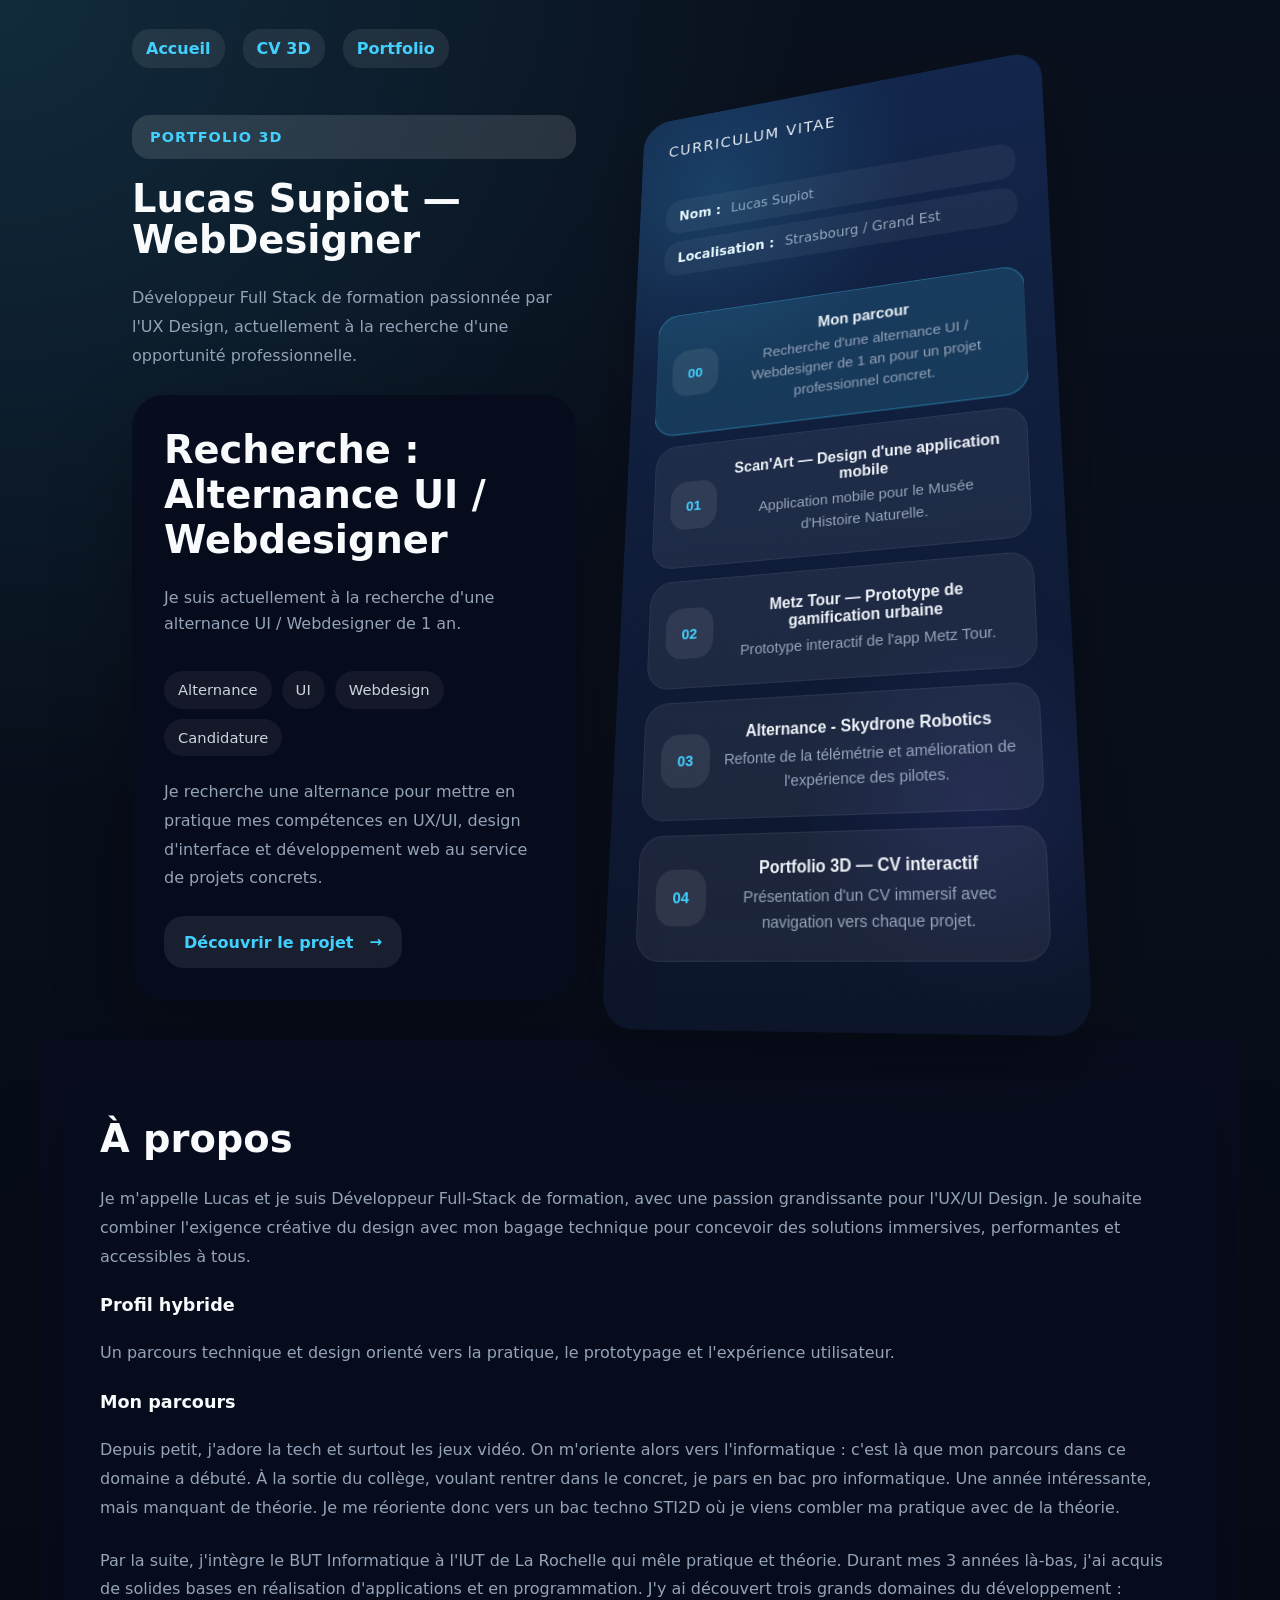
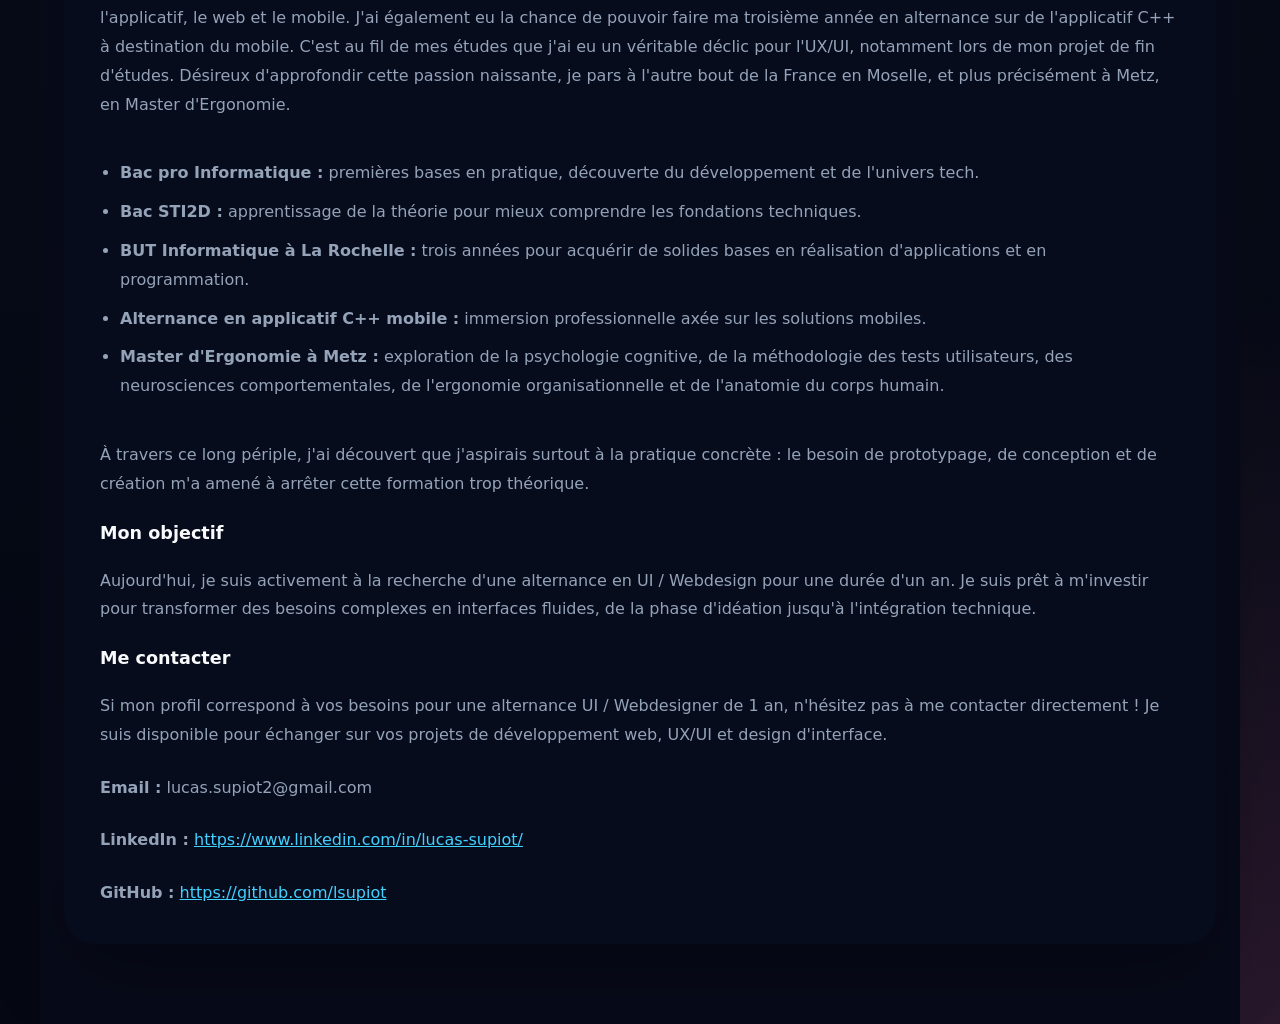
<file: index.html>
<!DOCTYPE html>
<html lang="fr">
<head>
    <meta charset="UTF-8" />
    <meta name="viewport" content="width=device-width, initial-scale=1.0" />
    <title>Portfolio 3D - Lucas Supiot</title>
    <link rel="stylesheet" href="styles.css" />
</head>
<body class="home">
    <main class="page">
        <section class="left-panel">
            <nav class="site-nav" aria-label="Navigation principale">
                <a href="index.html">Accueil</a>
                <a href="index.html#cv">CV 3D</a>
                <a href="prototype-3d.html">Portfolio</a>
            </nav>

            <section class="intro">
                <span class="badge">Portfolio 3D</span>
                <h1>Lucas Supiot — WebDesigner</h1>
                <p>Développeur Full Stack de formation passionnée par l'UX Design, actuellement à la recherche d'une opportunité professionnelle.</p>
                <div class="project-panel" aria-live="polite">
                    <h2 id="project-title">Sélectionne une ligne du CV</h2>
                    <p class="subtitle" id="project-subtitle">Chaque ligne représente une expérience. Le détail s'affichera ici avant de cliquer vers la page du projet.</p>
                    <div class="tags" id="project-tags"></div>
                    <p class="description" id="project-description">Ce portfolio met en valeur mon parcours avec une approche visuelle immersive et professionnelle.</p>
                    <a id="project-link" class="project-link" href="scanart.html">Voir le projet</a>
                </div>
            </section>
        </section>

        <section class="scene" id="cv" aria-label="Carte 3D du CV">
            <article class="cv-card" id="cv-card">
                <div class="cv-title">Curriculum Vitae</div>
                <div class="cv-meta">
                    <span><strong>Nom :</strong> Lucas Supiot</span>
                    <span><strong>Localisation :</strong> Strasbourg / Grand Est</span>
                </div>
                <div class="cv-lines" id="cv-lines">
                    <button class="cv-line" data-id="0" style="--index: 0;" type="button">
                        <span class="index">00</span>
                        <div>
                            <h3>Mon parcour</h3>
                            <p>Recherche d'une alternance UI / Webdesigner de 1 an pour un projet professionnel concret.</p>
                        </div>
                    </button>
                    <button class="cv-line" data-id="1" style="--index: 1;" type="button">
                        <span class="index">01</span>
                        <div>
                            <h3>Scan'Art — Design d'une application mobile</h3>
                            <p>Application mobile pour le Musée d'Histoire Naturelle.</p>
                        </div>
                    </button>
                    <button class="cv-line" data-id="2" style="--index: 2;" type="button">
                        <span class="index">02</span>
                        <div>
                            <h3>Metz Tour — Prototype de gamification urbaine</h3>
                            <p>Prototype interactif de l'app Metz Tour.</p>
                        </div>
                    </button>
                    <button class="cv-line" data-id="3" style="--index: 3;" type="button">
                        <span class="index">03</span>
                        <div>
                            <h3>Alternance - Skydrone Robotics </h3>
                            <p>Refonte de la télémétrie et amélioration de l'expérience des pilotes.</p>
                        </div>
                    </button>
                    <button class="cv-line" data-id="4" style="--index: 4;" type="button">
                        <span class="index">04</span>
                        <div>
                            <h3>Portfolio 3D — CV interactif</h3>
                            <p>Présentation d'un CV immersif avec navigation vers chaque projet.</p>
                        </div>
                    </button>
                </div>
            </article>
        </section>
    </main>

    <script>
        const projects = {
            0: {
                title: "Recherche : Alternance UI / Webdesigner",
                subtitle: "Je suis actuellement à la recherche d'une alternance UI / Webdesigner de 1 an.",
                tags: ["Alternance", "UI", "Webdesign", "Candidature"],
                description: "Je recherche une alternance pour mettre en pratique mes compétences en UX/UI, design d'interface et développement web au service de projets concrets.",
                url: "#apropos"
            },
            1: {
                title: "Scan'Art — Application mobile culturelle",
                subtitle: "Prototype UX/UI pour digitaliser le parcours musée et guider le visiteur.",
                tags: ["UX Research", "UI Design", "Accessibilité", "Prototype mobile"],
                description: "Conception d'une interface fluide pour accompagner les visiteurs avec des parcours thématiques, des informations contextuelles et des repères adaptés aux besoins cognitifs.",
                url: "scanart.html"
            },
            2: {
                title: "Metz Tour — Prototype de gamification urbaine",
                subtitle: "Application de voyage urbain qui mêle parcours, badges et contenu interactif.",
                tags: ["Gamification", "UX", "Prototype", "Tourisme"],
                description: "Création d'une expérience ludique de visite urbaine, avec filtres de lieux, parcours personnalisés et interface immersive.",
                url: "metz-tour.html"
            },
            3: {
                title: "Skydrone Robotics — Dashboard de contrôle",
                subtitle: "Refonte d'indicateurs de télémétrie pour réduire la charge cognitive des pilotes.",
                tags: ["Front-end", "Visualisation", "Interaction", "Pilotage"],
                description: "Amélioration de l'ergonomie des écrans de commande, priorisation des alertes et repères visuels pour une prise de décision plus rapide et plus sûre.",
                url: "skydrone.html"
            },
            4: {
                title: "Portfolio 3D — CV interactif",
                subtitle: "Présentation d'un CV immersif avec navigation vers chaque projet.",
                tags: ["3D", "Animation", "Interaction", "Portfolio"],
                description: "Ce portfolio met en avant une interface immersive et une navigation fluide vers les projets clés.",
                url: "prototype-3d.html"
            }
        };

        const projectTitle = document.getElementById('project-title');
        const projectSubtitle = document.getElementById('project-subtitle');
        const projectTags = document.getElementById('project-tags');
        const projectDescription = document.getElementById('project-description');
        const projectLink = document.getElementById('project-link');
        const lines = document.querySelectorAll('.cv-line');
        const card = document.getElementById('cv-card');

        function selectProject(id) {
            const project = projects[id];
            if (!project) return;
            projectTitle.textContent = project.title;
            projectSubtitle.textContent = project.subtitle;
            projectDescription.textContent = project.description;
            projectLink.href = project.url;
            projectLink.textContent = 'Découvrir le projet';
            projectTags.innerHTML = project.tags.map(tag => `<span class="tag">${tag}</span>`).join('');
            lines.forEach(line => {
                line.classList.toggle('active', line.dataset.id === id.toString());
            });
        }

        lines.forEach(line => {
            line.addEventListener('mouseover', () => selectProject(line.dataset.id));
            line.addEventListener('click', () => {
                window.location.href = projects[line.dataset.id].url;
            });
        });

        card.addEventListener('mousemove', (event) => {
            const rect = card.getBoundingClientRect();
            const dx = (event.clientX - rect.left) / rect.width - 0.5;
            const dy = (event.clientY - rect.top) / rect.height - 0.5;
            card.style.transform = `rotateX(${15 - dy * 18}deg) rotateY(${-18 + dx * 18}deg)`;
        });

        card.addEventListener('mouseleave', () => {
            card.style.transform = 'rotateX(18deg) rotateY(-18deg)';
        });

        selectProject(0);
    </script>

    <section class="about-section" id="apropos">
        <div class="about-card">
            <h2>À propos</h2>
            <p>Je m'appelle Lucas et je suis Développeur Full-Stack de formation, avec une passion grandissante pour l'UX/UI Design. Je souhaite combiner l'exigence créative du design avec mon bagage technique pour concevoir des solutions immersives, performantes et accessibles à tous.</p>

            <h3>Profil hybride</h3>
            <p>Un parcours technique et design orienté vers la pratique, le prototypage et l'expérience utilisateur.</p>

            <h3>Mon parcours</h3>
            <p>Depuis petit, j'adore la tech et surtout les jeux vidéo. On m'oriente alors vers l'informatique : c'est là que mon parcours dans ce domaine a débuté. À la sortie du collège, voulant rentrer dans le concret, je pars en bac pro informatique. Une année intéressante, mais manquant de théorie. Je me réoriente donc vers un bac techno STI2D où je viens combler ma pratique avec de la théorie.</p>
            <p>Par la suite, j'intègre le BUT Informatique à l'IUT de La Rochelle qui mêle pratique et théorie. Durant mes 3 années là-bas, j'ai acquis de solides bases en réalisation d'applications et en programmation. J'y ai découvert trois grands domaines du développement : l'applicatif, le web et le mobile. J'ai également eu la chance de pouvoir faire ma troisième année en alternance sur de l'applicatif C++ à destination du mobile. C'est au fil de mes études que j'ai eu un véritable déclic pour l'UX/UI, notamment lors de mon projet de fin d'études. Désireux d'approfondir cette passion naissante, je pars à l'autre bout de la France en Moselle, et plus précisément à Metz, en Master d'Ergonomie.</p>
            <ul>
                <li><strong>Bac pro Informatique :</strong> premières bases en pratique, découverte du développement et de l'univers tech.</li>
                <li><strong>Bac STI2D :</strong> apprentissage de la théorie pour mieux comprendre les fondations techniques.</li>
                <li><strong>BUT Informatique à La Rochelle :</strong> trois années pour acquérir de solides bases en réalisation d'applications et en programmation.</li>
                <li><strong>Alternance en applicatif C++ mobile :</strong> immersion professionnelle axée sur les solutions mobiles.</li>
                <li><strong>Master d'Ergonomie à Metz :</strong> exploration de la psychologie cognitive, de la méthodologie des tests utilisateurs, des neurosciences comportementales, de l'ergonomie organisationnelle et de l'anatomie du corps humain.</li>
            </ul>
            <p>À travers ce long périple, j'ai découvert que j'aspirais surtout à la pratique concrète : le besoin de prototypage, de conception et de création m'a amené à arrêter cette formation trop théorique.</p>

            <h3>Mon objectif</h3>
            <p>Aujourd'hui, je suis activement à la recherche d'une alternance en UI / Webdesign pour une durée d'un an. Je suis prêt à m'investir pour transformer des besoins complexes en interfaces fluides, de la phase d'idéation jusqu'à l'intégration technique.</p>

            <h3>Me contacter</h3>
            <p>Si mon profil correspond à vos besoins pour une alternance UI / Webdesigner de 1 an, n'hésitez pas à me contacter directement ! Je suis disponible pour échanger sur vos projets de développement web, UX/UI et design d'interface.</p>
            <p><strong>Email :</strong> lucas.supiot2@gmail.com</p>
            <p><strong>LinkedIn :</strong> <a href="https://www.linkedin.com/in/lucas-supiot/" target="_blank" rel="noopener noreferrer">https://www.linkedin.com/in/lucas-supiot/</a></p>
            <p><strong>GitHub :</strong> <a href="https://github.com/lsupiot" target="_blank" rel="noopener noreferrer">https://github.com/lsupiot</a></p>
        </div>
    </section>
</body>
</html>
</file>
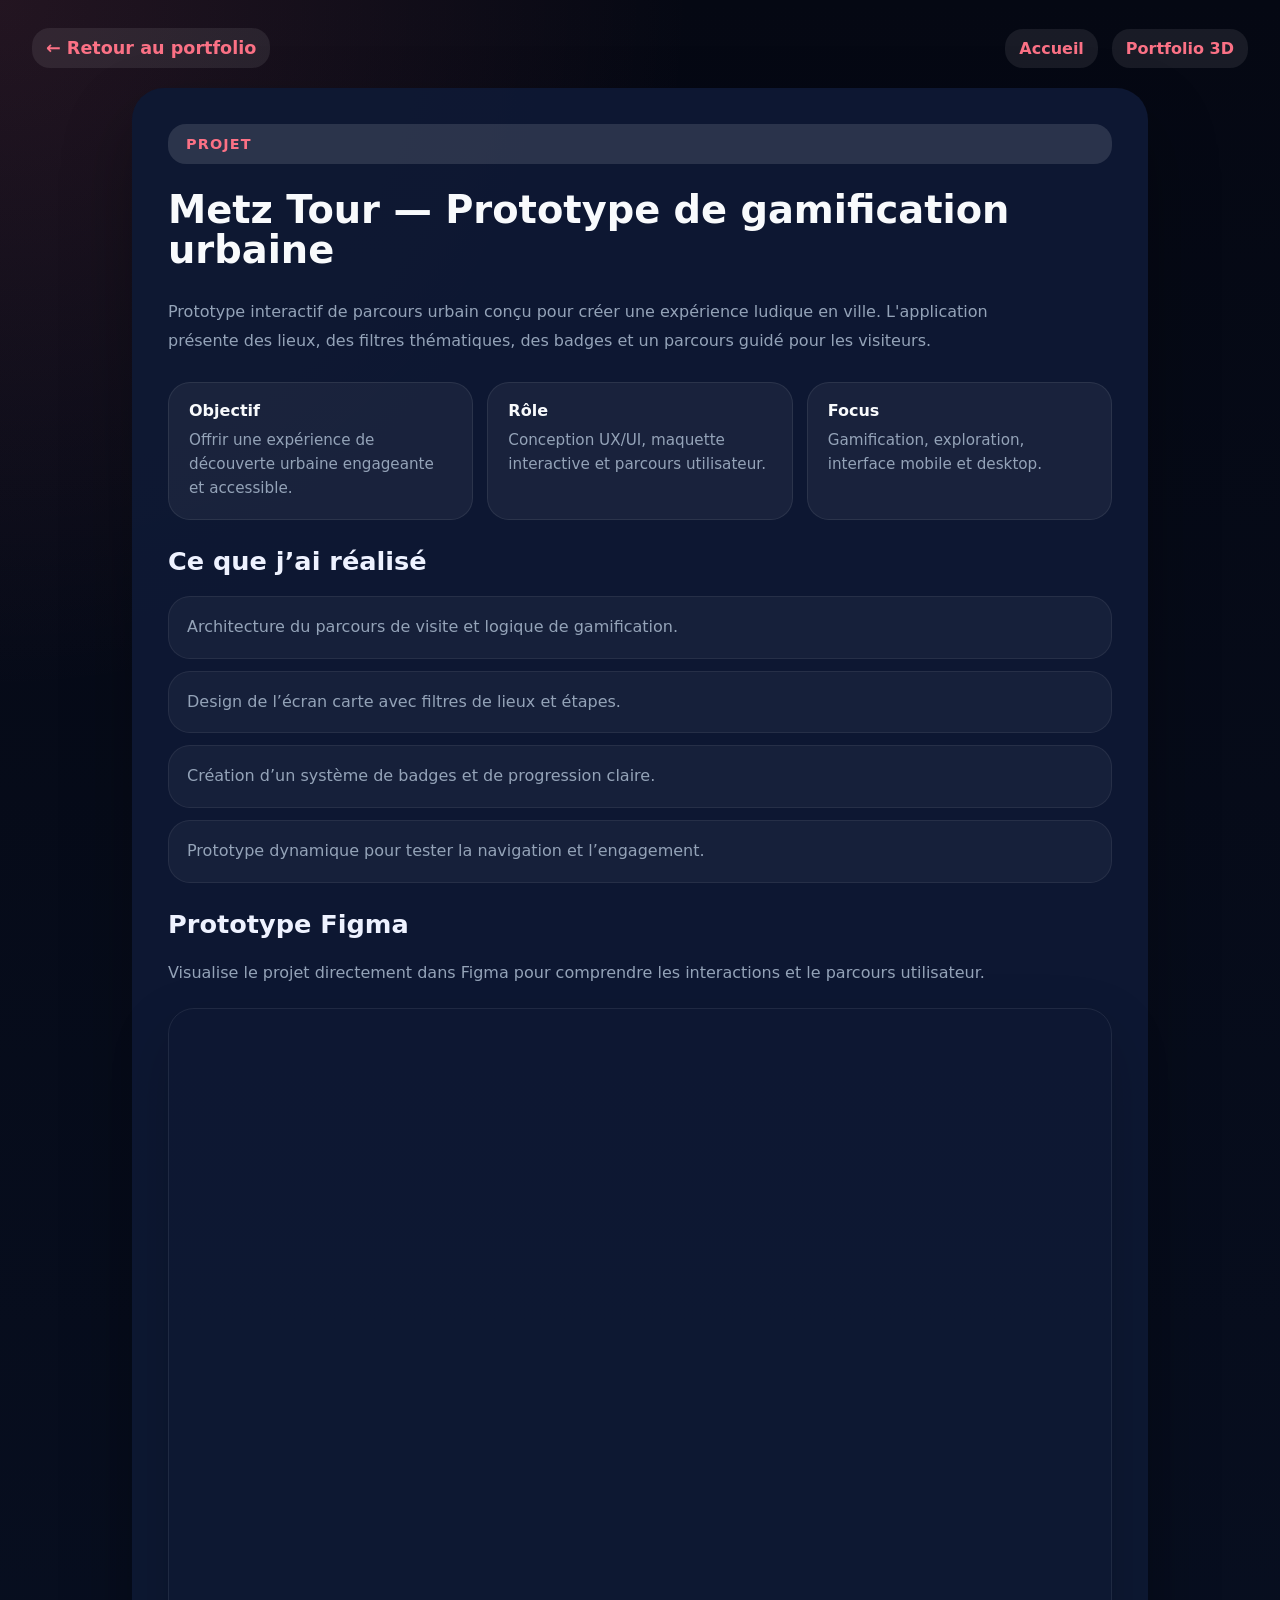
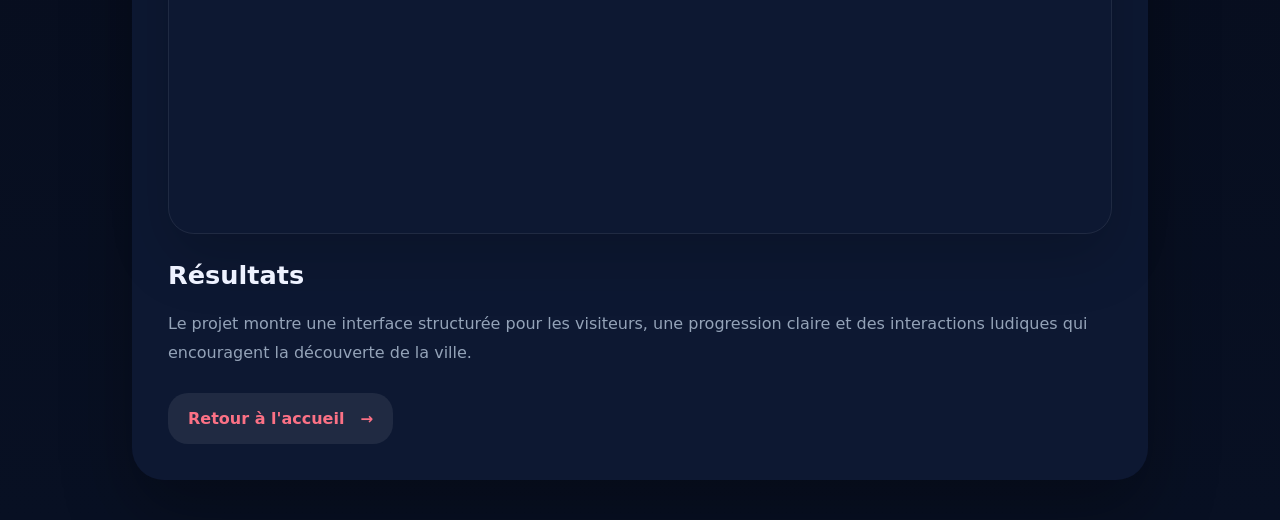
<file: metz-tour.html>
<!DOCTYPE html>
<html lang="fr">
<head>
    <meta charset="UTF-8" />
    <meta name="viewport" content="width=device-width, initial-scale=1.0" />
    <title>Metz Tour — Portfolio Lucas Supiot</title>
    <link rel="stylesheet" href="styles.css" />
</head>
<body class="metz-tour">
    <header class="page-header">
        <a class="brand" href="index.html">← Retour au portfolio</a>
        <nav>
            <a href="index.html">Accueil</a>
            <a href="prototype-3d.html">Portfolio 3D</a>
        </nav>
    </header>

    <main class="page">
        <article class="detail-card">
            <span class="badge">Projet</span>
            <h1>Metz Tour — Prototype de gamification urbaine</h1>
            <p class="lead">Prototype interactif de parcours urbain conçu pour créer une expérience ludique en ville. L'application présente des lieux, des filtres thématiques, des badges et un parcours guidé pour les visiteurs.</p>

            <div class="meta-grid">
                <div class="meta-item">
                    <strong>Objectif</strong>
                    <span>Offrir une expérience de découverte urbaine engageante et accessible.</span>
                </div>
                <div class="meta-item">
                    <strong>Rôle</strong>
                    <span>Conception UX/UI, maquette interactive et parcours utilisateur.</span>
                </div>
                <div class="meta-item">
                    <strong>Focus</strong>
                    <span>Gamification, exploration, interface mobile et desktop.</span>
                </div>
            </div>

            <section class="content-section">
                <h2>Ce que j’ai réalisé</h2>
                <ul class="feature-list">
                    <li>Architecture du parcours de visite et logique de gamification.</li>
                    <li>Design de l’écran carte avec filtres de lieux et étapes.</li>
                    <li>Création d’un système de badges et de progression claire.</li>
                    <li>Prototype dynamique pour tester la navigation et l’engagement.</li>
                </ul>
            </section>

            <section class="content-section">
                <h2>Prototype Figma</h2>
                <p>Visualise le projet directement dans Figma pour comprendre les interactions et le parcours utilisateur.</p>
                <div class="iframe-wrap">
                    <iframe src="https://embed.figma.com/proto/jrErI9CJrKEsVj4S0vZ2EP/Metz-Tour?page-id=1139%3A2404&node-id=1139-2405&p=f&viewport=359%2C181%2C0.16&scaling=scale-down&content-scaling=fixed&starting-point-node-id=1139%3A2405&embed-host=share" allowfullscreen></iframe>
                </div>
            </section>

            <section class="content-section">
                <h2>Résultats</h2>
                <p>Le projet montre une interface structurée pour les visiteurs, une progression claire et des interactions ludiques qui encouragent la découverte de la ville.</p>
            </section>

            <a class="project-link" href="index.html">Retour à l'accueil</a>
        </article>
    </main>
</body>
</html>
</file>
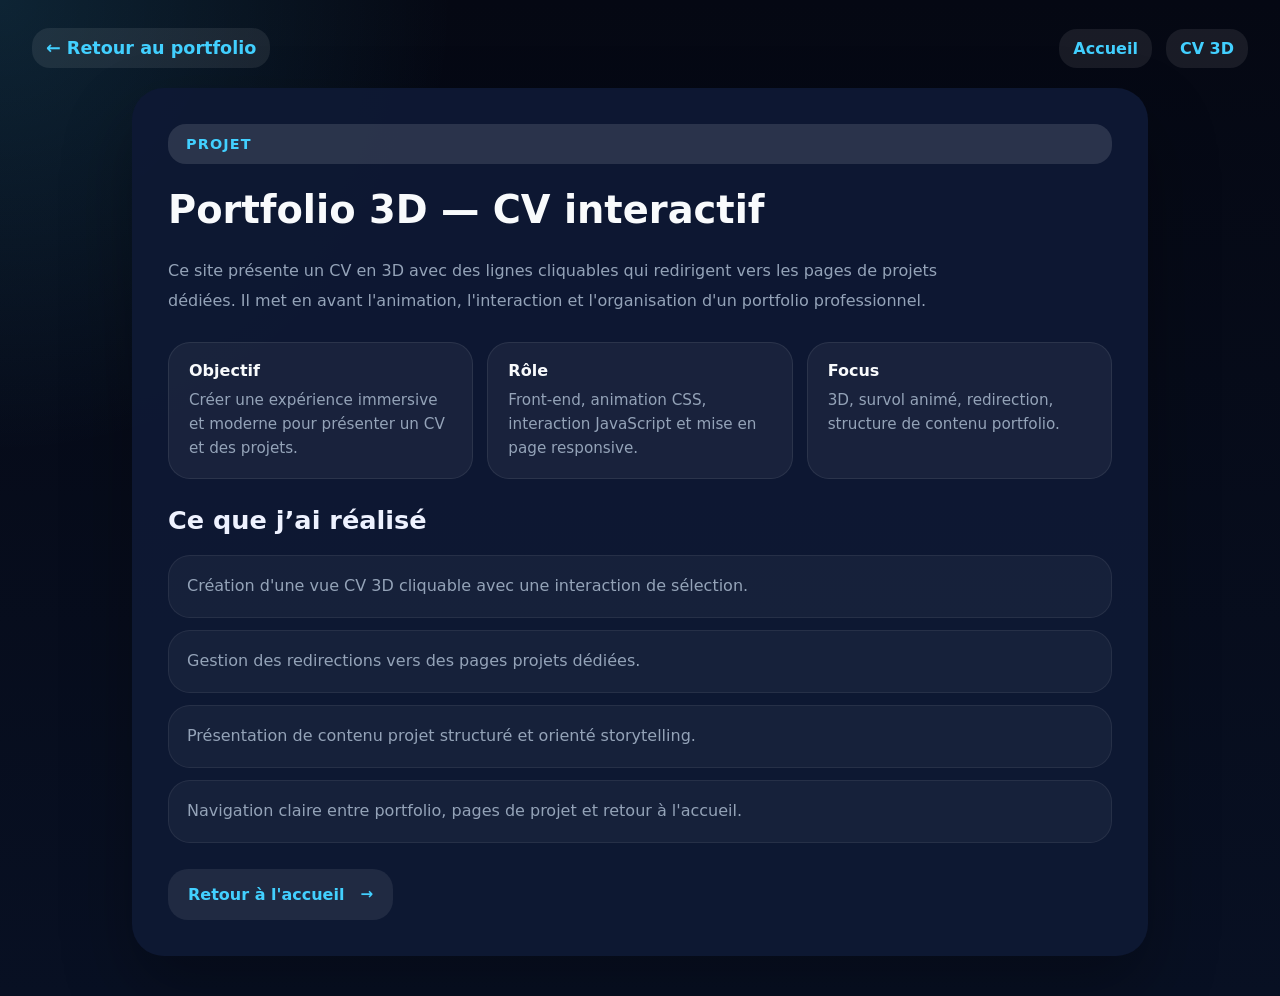
<file: prototype-3d.html>
<!DOCTYPE html>
<html lang="fr">
<head>
    <meta charset="UTF-8" />
    <meta name="viewport" content="width=device-width, initial-scale=1.0" />
    <title>Portfolio 3D — Lucas Supiot</title>
    <link rel="stylesheet" href="styles.css" />
</head>
<body class="prototype">
    <header class="page-header">
        <a class="brand" href="index.html">← Retour au portfolio</a>
        <nav>
            <a href="index.html">Accueil</a>
            <a href="index.html#cv">CV 3D</a>
        </nav>
    </header>

    <main class="page">
        <article class="detail-card">
            <span class="badge">Projet</span>
            <h1>Portfolio 3D — CV interactif</h1>
            <p class="lead">Ce site présente un CV en 3D avec des lignes cliquables qui redirigent vers les pages de projets dédiées. Il met en avant l'animation, l'interaction et l'organisation d'un portfolio professionnel.</p>

            <div class="meta-grid">
                <div class="meta-item">
                    <strong>Objectif</strong>
                    <span>Créer une expérience immersive et moderne pour présenter un CV et des projets.</span>
                </div>
                <div class="meta-item">
                    <strong>Rôle</strong>
                    <span>Front-end, animation CSS, interaction JavaScript et mise en page responsive.</span>
                </div>
                <div class="meta-item">
                    <strong>Focus</strong>
                    <span>3D, survol animé, redirection, structure de contenu portfolio.</span>
                </div>
            </div>

            <section class="content-section">
                <h2>Ce que j’ai réalisé</h2>
                <ul class="feature-list">
                    <li>Création d'une vue CV 3D cliquable avec une interaction de sélection.</li>
                    <li>Gestion des redirections vers des pages projets dédiées.</li>
                    <li>Présentation de contenu projet structuré et orienté storytelling.</li>
                    <li>Navigation claire entre portfolio, pages de projet et retour à l'accueil.</li>
                </ul>
            </section>
            <a class="project-link" href="index.html">Retour à l'accueil</a>
        </article>
    </main>
</body>
</html>
</file>
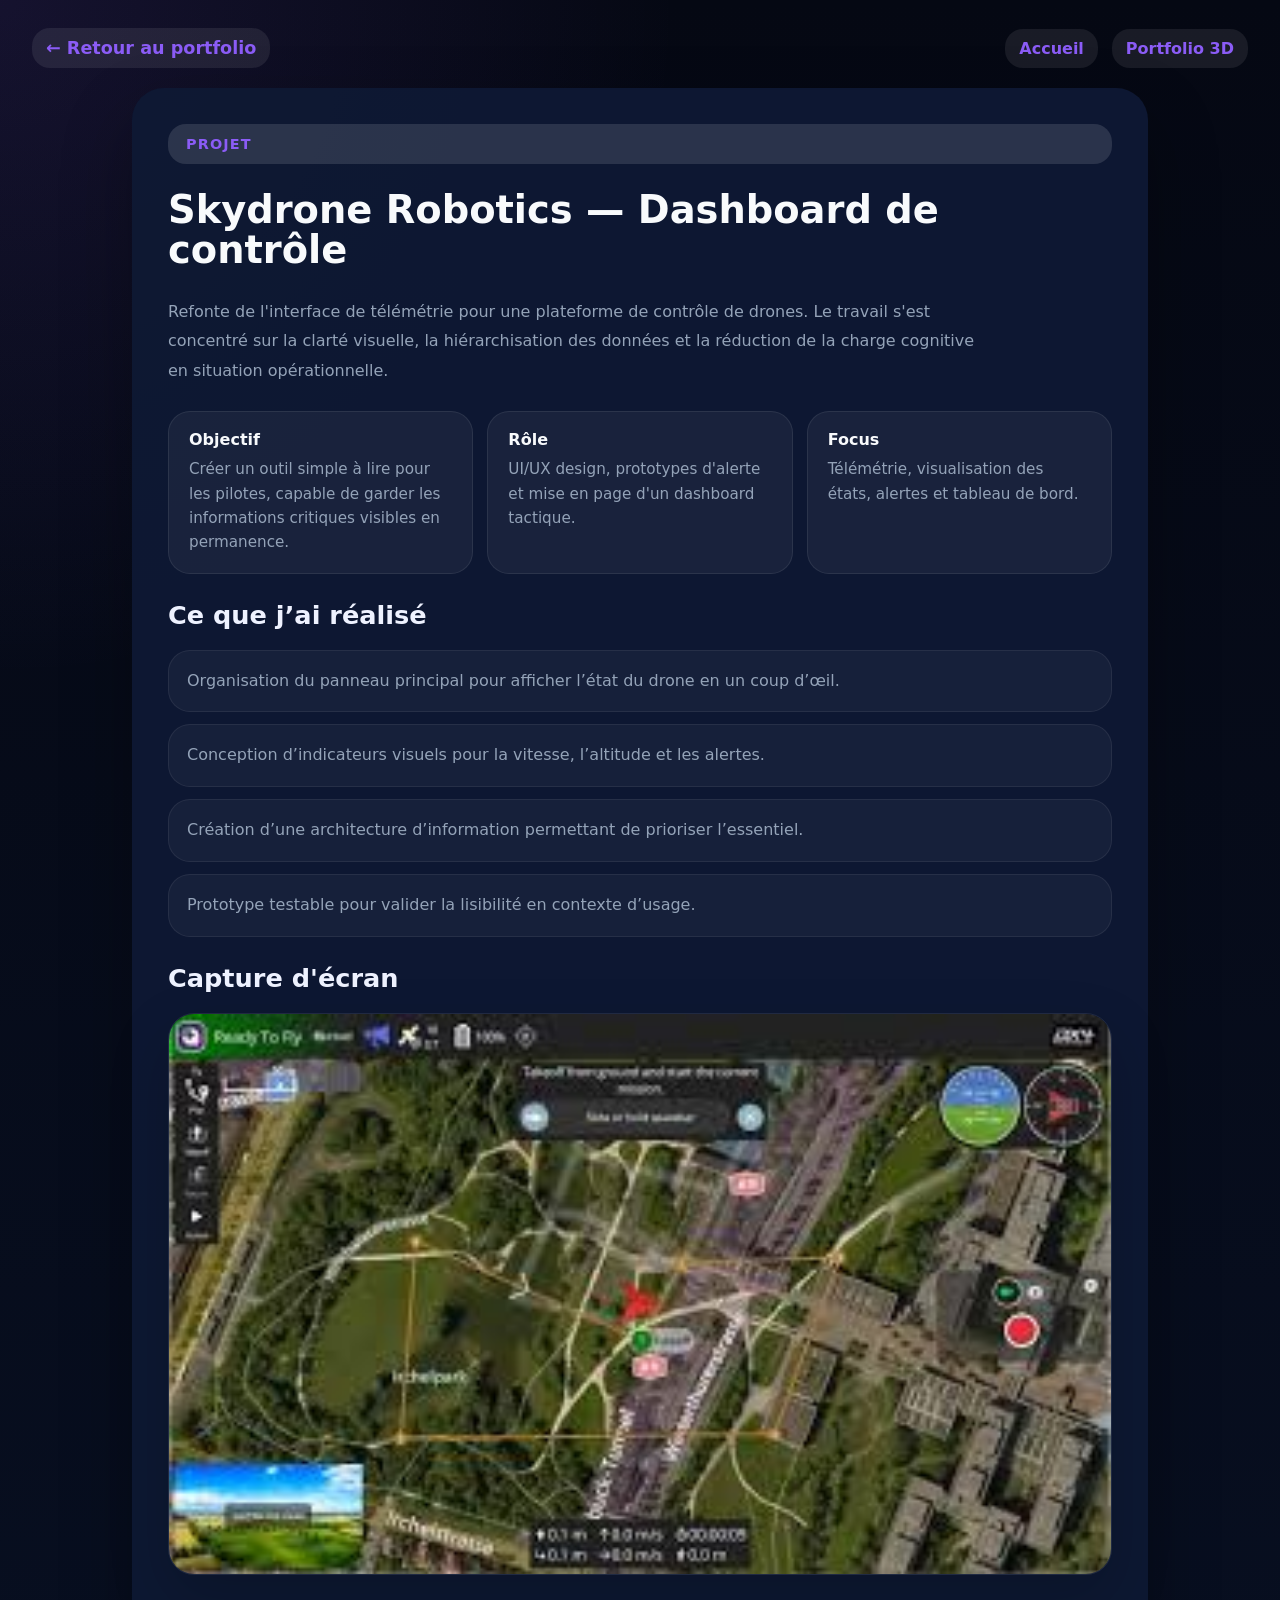
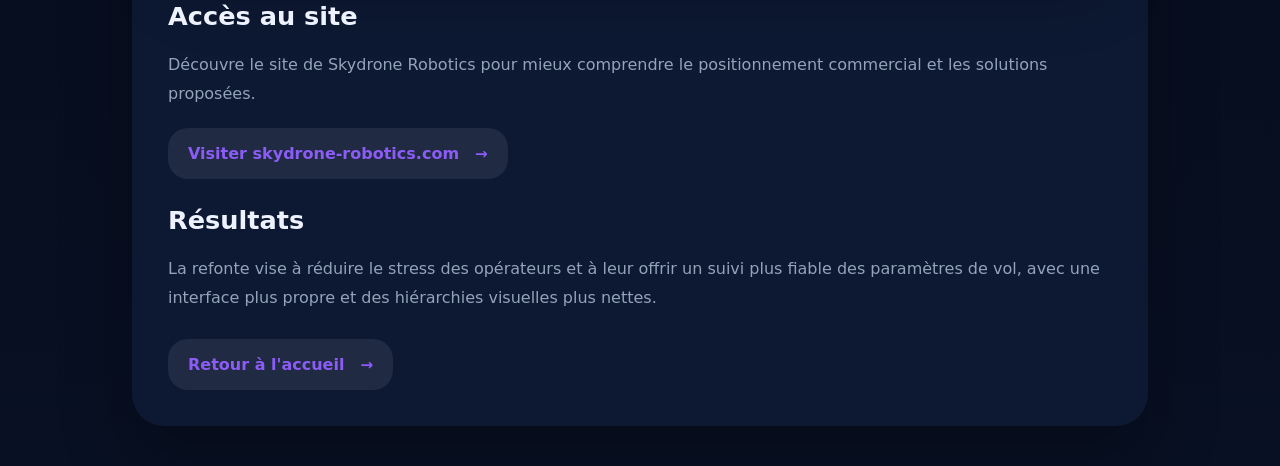
<file: skydrone.html>
<!DOCTYPE html>
<html lang="fr">
<head>
    <meta charset="UTF-8" />
    <meta name="viewport" content="width=device-width, initial-scale=1.0" />
    <title>Skydrone Robotics — Portfolio Lucas Supiot</title>
    <link rel="stylesheet" href="styles.css" />
</head>
<body class="skydrone">
    <header class="page-header">
        <a class="brand" href="index.html">← Retour au portfolio</a>
        <nav>
            <a href="index.html">Accueil</a>
            <a href="prototype-3d.html">Portfolio 3D</a>
        </nav>
    </header>

    <main class="page">
        <article class="detail-card">
            <span class="badge">Projet</span>
            <h1>Skydrone Robotics — Dashboard de contrôle</h1>
            <p class="lead">Refonte de l'interface de télémétrie pour une plateforme de contrôle de drones. Le travail s'est concentré sur la clarté visuelle, la hiérarchisation des données et la réduction de la charge cognitive en situation opérationnelle.</p>

            <div class="meta-grid">
                <div class="meta-item">
                    <strong>Objectif</strong>
                    <span>Créer un outil simple à lire pour les pilotes, capable de garder les informations critiques visibles en permanence.</span>
                </div>
                <div class="meta-item">
                    <strong>Rôle</strong>
                    <span>UI/UX design, prototypes d'alerte et mise en page d'un dashboard tactique.</span>
                </div>
                <div class="meta-item">
                    <strong>Focus</strong>
                    <span>Télémétrie, visualisation des états, alertes et tableau de bord.</span>
                </div>
            </div>

            <section class="content-section">
                <h2>Ce que j’ai réalisé</h2>
                <ul class="feature-list">
                    <li>Organisation du panneau principal pour afficher l’état du drone en un coup d’œil.</li>
                    <li>Conception d’indicateurs visuels pour la vitesse, l’altitude et les alertes.</li>
                    <li>Création d’une architecture d’information permettant de prioriser l’essentiel.</li>
                    <li>Prototype testable pour valider la lisibilité en contexte d’usage.</li>
                </ul>
            </section>

            <section class="content-section">
                <h2>Capture d'écran</h2>
                <div class="iframe-wrap" style="padding:0;">
                    <img src="assets/qqgroundcontrol.png" alt="Capture QGroundControl" style="width:100%; display:block; height:auto;" />
                </div>
            </section>

            <section class="content-section">
                <h2>Accès au site</h2>
                <p>Découvre le site de Skydrone Robotics pour mieux comprendre le positionnement commercial et les solutions proposées.</p>
                <a class="project-link" href="https://skydrone-robotics.com/" target="_blank" rel="noopener noreferrer">Visiter skydrone-robotics.com</a>
            </section>

            <section class="content-section">
                <h2>Résultats</h2>
                <p>La refonte vise à réduire le stress des opérateurs et à leur offrir un suivi plus fiable des paramètres de vol, avec une interface plus propre et des hiérarchies visuelles plus nettes.</p>
            </section>

            <a class="project-link" href="index.html">Retour à l'accueil</a>
        </article>
    </main>
</body>
</html>
</file>
<file: styles.css>
:root {
    color-scheme: dark;
}

* {
    box-sizing: border-box;
}

body {
    margin: 0;
    min-height: 100vh;
    font-family: Inter, ui-sans-serif, system-ui, sans-serif;
    color: var(--text);
    display: flex;
    flex-direction: column;
    background-color: var(--bg);
    background-image: var(--bg-image);
    background-repeat: no-repeat;
    background-size: cover;
    background-position: center;
}

body.home {
    --bg: #070b18;
    --bg-image: radial-gradient(circle at top left, rgba(66, 208, 255, 0.14), transparent 28%),
                  radial-gradient(circle at bottom right, rgba(244, 114, 182, 0.15), transparent 25%),
                  linear-gradient(180deg, #09101d 0%, #050813 100%);
    --accent: #42d0ff;
    --surface: rgba(18, 27, 50, 0.9);
    --surface-strong: rgba(31, 42, 74, 0.95);
    --text: #f8fafc;
    --muted: #94a3b8;
    --shadow: 0 30px 80px rgba(0, 0, 0, 0.28);
}

body.scanart,
body.prototype {
    --bg: #070b18;
    --bg-image: radial-gradient(circle at top left, rgba(66, 208, 255, 0.14), transparent 28%),
                  linear-gradient(180deg, #050813 0%, #081023 100%);
    --accent: #42d0ff;
    --surface: rgba(14, 24, 51, 0.96);
    --text: #f8fafc;
    --muted: #94a3b8;
    --shadow: 0 32px 70px rgba(0, 0, 0, 0.3);
}

body.metz-tour {
    --bg: #070b18;
    --bg-image: radial-gradient(circle at top left, rgba(251, 113, 133, 0.12), transparent 28%),
                  linear-gradient(180deg, #050813 0%, #081023 100%);
    --accent: #fb7185;
    --surface: rgba(14, 24, 51, 0.96);
    --text: #f8fafc;
    --muted: #94a3b8;
    --shadow: 0 32px 70px rgba(0, 0, 0, 0.3);
}

body.skydrone {
    --bg: #070b18;
    --bg-image: radial-gradient(circle at top left, rgba(139, 92, 246, 0.12), transparent 28%),
                  linear-gradient(180deg, #050813 0%, #081023 100%);
    --accent: #8b5cf6;
    --surface: rgba(14, 24, 51, 0.96);
    --text: #f8fafc;
    --muted: #94a3b8;
    --shadow: 0 32px 70px rgba(0, 0, 0, 0.3);
}

body.smart-campus {
    --bg: #070b18;
    --bg-image: radial-gradient(circle at top left, rgba(34, 197, 94, 0.12), transparent 28%),
                  linear-gradient(180deg, #050813 0%, #081023 100%);
    --accent: #22c55e;
    --surface: rgba(14, 24, 51, 0.96);
    --text: #f8fafc;
    --muted: #94a3b8;
    --shadow: 0 32px 70px rgba(0, 0, 0, 0.3);
}

body.design-system {
    --bg: #070b18;
    --bg-image: radial-gradient(circle at top left, rgba(249, 115, 22, 0.12), transparent 28%),
                  linear-gradient(180deg, #050813 0%, #081023 100%);
    --accent: #f97316;
    --surface: rgba(14, 24, 51, 0.96);
    --text: #f8fafc;
    --muted: #94a3b8;
    --shadow: 0 32px 70px rgba(0, 0, 0, 0.3);
}

body.default {
    --bg: #070b18;
    --bg-image: linear-gradient(180deg, #050813 0%, #081023 100%);
    --accent: #42d0ff;
    --surface: rgba(14, 24, 51, 0.96);
    --text: #f8fafc;
    --muted: #94a3b8;
    --shadow: 0 30px 80px rgba(0, 0, 0, 0.28);
}

body.light-prototype {
    --bg: #f8fafc;
    --bg-image: none;
    --accent: #38bdf8;
    --surface: #ffffff;
    --text: #0f172a;
    --muted: #475569;
    --shadow: 0 20px 40px rgba(15, 23, 42, 0.08);
}

.frame {
    display: grid;
    gap: 18px;
    padding: 20px;
}

.panel {
    border-radius: 20px;
    background: #ffffff;
    box-shadow: 0 20px 40px rgba(15, 23, 42, 0.08);
    padding: 18px;
}

.card-grid {
    display: grid;
    grid-template-columns: repeat(auto-fit, minmax(150px, 1fr));
    gap: 14px;
}

.card {
    background: #eef2ff;
    border-radius: 16px;
    padding: 16px;
}

.card h2 {
    margin: 0 0 8px;
    font-size: 1rem;
}

.card p {
    margin: 0;
    color: #475569;
}

.page-header {
    display: flex;
    align-items: center;
    justify-content: space-between;
    gap: 20px;
    padding: 28px 32px 0;
}

.brand {
    color: var(--text);
    text-decoration: none;
    font-size: 1.1rem;
    font-weight: 700;
}

.page-header nav {
    display: flex;
    gap: 14px;
    flex-wrap: wrap;
}

.page-header a,
.site-nav a,
.project-link {
    color: var(--accent);
    text-decoration: none;
    font-weight: 600;
    padding: 10px 14px;
    border-radius: 14px;
    background: rgba(255, 255, 255, 0.08);
    transition: background 0.2s ease, transform 0.2s ease;
}

.page-header a:hover,
.site-nav a:hover,
.project-link:hover {
    background: rgba(255, 255, 255, 0.14);
    transform: translateY(-1px);
}

.page {
    width: min(1080px, 100%);
    margin: 0 auto;
    padding: 20px 32px 40px;
    display: grid;
    gap: 28px;
}

body.home .page {
    grid-template-columns: minmax(320px, 520px) minmax(420px, 620px);
}

.badge,
.site-nav a,
.project-link,
.page-header a {
    border-radius: 18px;
}

.detail-card,
.project-panel,
.about-card,
.cv-card {
    padding: 36px;
    border-radius: 32px;
    background: var(--surface);
    box-shadow: var(--shadow);
    display: grid;
    gap: 26px;
}

.badge {
    display: inline-flex;
    align-items: center;
    gap: 10px;
    padding: 12px 18px;
    background: rgba(255, 255, 255, 0.12);
    color: var(--accent);
    font-weight: 700;
    letter-spacing: 0.08em;
    text-transform: uppercase;
    font-size: 0.9rem;
}

h1 {
    margin: 0;
    font-size: clamp(2rem, 3vw, 3rem);
    line-height: 1.05;
}

h2,
.about-card h2 {
    margin: 0;
    font-size: clamp(1.8rem, 3vw, 2.4rem);
}

h3 {
    margin: 0;
    font-size: 1.1rem;
    color: var(--accent);
}

p,
.about-card p,
.about-card li {
    margin: 0;
    color: var(--muted);
    line-height: 1.8;
}

p.lead {
    margin: 0;
    color: var(--muted);
    font-size: 1rem;
    line-height: 1.85;
    max-width: 820px;
}

.meta-grid {
    display: grid;
    grid-template-columns: repeat(auto-fit, minmax(180px, 1fr));
    gap: 14px;
}

.meta-item {
    background: rgba(255, 255, 255, 0.05);
    border: 1px solid rgba(255, 255, 255, 0.08);
    border-radius: 22px;
    padding: 18px 20px;
}

.meta-item strong {
    display: block;
    margin-bottom: 8px;
    color: var(--text);
    font-weight: 700;
}

.meta-item span {
    color: var(--muted);
    font-size: 0.95rem;
    line-height: 1.6;
}

.content-section {
    display: grid;
    gap: 20px;
}

.content-section h2 {
    margin: 0;
    font-size: 1.6rem;
    color: #eef2ff;
}

.content-section p,
.content-section ul,
.content-section li {
    margin: 0;
    color: var(--muted);
    line-height: 1.8;
}

.feature-list {
    display: grid;
    gap: 12px;
    list-style: none;
    padding: 0;
}

.feature-list li {
    padding: 16px 18px;
    border-radius: 22px;
    background: rgba(255, 255, 255, 0.04);
    border: 1px solid rgba(255, 255, 255, 0.07);
}

.project-link {
    display: inline-flex;
    align-items: center;
    gap: 10px;
    padding: 16px 20px;
    border-radius: 20px;
    width: fit-content;
}

.project-link::after {
    content: "→";
    font-size: 0.95rem;
    margin-left: 6px;
}

.iframe-wrap {
    border-radius: 26px;
    overflow: hidden;
    border: 1px solid rgba(255, 255, 255, 0.08);
    box-shadow: 0 24px 60px rgba(0, 0, 0, 0.18);
}

iframe,
iframe {
    width: 100%;
    min-height: 820px;
    border: none;
}

.site-nav {
    display: flex;
    gap: 18px;
    align-items: center;
    justify-content: flex-start;
    margin-bottom: 10px;
    flex-wrap: wrap;
}

.intro {
    display: grid;
    gap: 20px;
}

.left-panel {
    display: grid;
    gap: 28px;
}

.scene {
    width: 100%;
    max-width: 460px;
    min-height: 520px;
    perspective: 1400px;
}

.cv-card {
    position: relative;
    width: 100%;
    min-height: 520px;
    border-radius: 32px;
    background: linear-gradient(180deg, rgba(19, 39, 78, 0.94), rgba(12, 21, 43, 0.92));
    box-shadow: var(--shadow);
    overflow: hidden;
    transform-style: preserve-3d;
    transform: rotateX(18deg) rotateY(-18deg);
    transition: transform 0.45s ease;
    padding: 32px;
}

.cv-card::before {
    content: "";
    position: absolute;
    inset: 0;
    background: radial-gradient(circle at 20% 10%, rgba(66, 208, 255, 0.16), transparent 24%),
                radial-gradient(circle at 80% 80%, rgba(99, 102, 241, 0.12), transparent 20%);
    pointer-events: none;
}

.cv-card:hover {
    transform: rotateX(15deg) rotateY(-10deg);
}

.cv-title {
    position: relative;
    z-index: 1;
    color: #e2e8f0;
    font-size: 1.1rem;
    letter-spacing: 0.1em;
    text-transform: uppercase;
    margin-bottom: 28px;
}

.cv-meta {
    display: grid;
    gap: 10px;
    margin-bottom: 24px;
}

.cv-meta span {
    display: inline-flex;
    align-items: center;
    gap: 12px;
    background: rgba(255, 255, 255, 0.05);
    padding: 12px 16px;
    border-radius: 18px;
    font-size: 0.95rem;
    color: var(--muted);
}

.cv-meta span strong {
    color: var(--text);
    font-weight: 700;
}

.cv-lines {
    position: relative;
    display: grid;
    gap: 18px;
    transform-style: preserve-3d;
    padding-bottom: 12px;
}

.cv-line {
    position: relative;
    display: grid;
    grid-template-columns: auto 1fr;
    gap: 14px;
    align-items: center;
    padding: 22px 22px 22px 18px;
    border-radius: 24px;
    background: rgba(255, 255, 255, 0.06);
    border: 1px solid rgba(255, 255, 255, 0.06);
    cursor: pointer;
    transition: transform 0.35s ease, border-color 0.35s ease, background 0.35s ease;
    transform: translateZ(calc(var(--index) * 10px)) translateY(calc(var(--index) * -4px));
    z-index: calc(100 - var(--index));
}

.cv-line:hover,
.cv-line.active {
    background: rgba(66, 208, 255, 0.14);
    border-color: rgba(66, 208, 255, 0.4);
    transform: translateZ(calc(var(--index) * 10px)) translateY(calc(var(--index) * -4px)) scale(1.02);
}

.cv-line .index {
    width: 52px;
    height: 52px;
    display: grid;
    place-items: center;
    border-radius: 18px;
    background: rgba(255, 255, 255, 0.08);
    color: var(--accent);
    font-weight: 700;
    font-size: 0.95rem;
}

.cv-line h3 {
    margin: 0 0 6px;
    font-size: 1rem;
    color: #edf2f7;
}

.cv-line p {
    margin: 0;
    color: var(--muted);
    font-size: 0.95rem;
    line-height: 1.5;
}

.project-panel {
    border-radius: 32px;
    padding: 32px;
    background: rgba(8, 12, 30, 0.96);
    box-shadow: var(--shadow);
    display: grid;
    gap: 22px;
    min-height: 520px;
}

.project-panel h2 {
    margin: 0;
    font-size: clamp(1.8rem, 3vw, 2.4rem);
}

.project-panel .subtitle {
    color: var(--muted);
    margin: 0;
    line-height: 1.6;
}

.project-panel .tags {
    display: flex;
    flex-wrap: wrap;
    gap: 10px;
    margin-top: 12px;
}

.project-panel .tag {
    padding: 10px 14px;
    border-radius: 999px;
    background: rgba(255, 255, 255, 0.05);
    color: #cbd5e1;
    font-size: 0.92rem;
}

.about-section {
    width: min(1200px, 100%);
    margin: 0 auto;
    padding: 40px 24px 80px;
    background: linear-gradient(180deg, rgba(8, 12, 30, 0.96), rgba(7, 10, 25, 1));
}

.about-card {
    border-radius: 32px;
    background: rgba(8, 12, 30, 0.95);
    box-shadow: var(--shadow);
    padding: 36px;
    display: grid;
    gap: 24px;
}

.about-card h2,
.about-card h3 {
    margin: 0;
    color: #f8fafc;
}

.about-card ul {
    padding-left: 20px;
    display: grid;
    gap: 10px;
}

.about-card a {
    color: var(--accent);
    text-decoration: underline;
}

@media (max-width: 980px) {
    .page {
        grid-template-columns: 1fr;
    }
}

@media (max-width: 720px) {
    .page-header {
        padding: 20px 20px 0;
        flex-direction: column;
        align-items: flex-start;
    }
    .page {
        padding: 20px;
    }
    .cv-card {
        min-height: auto;
    }
}
</file>
